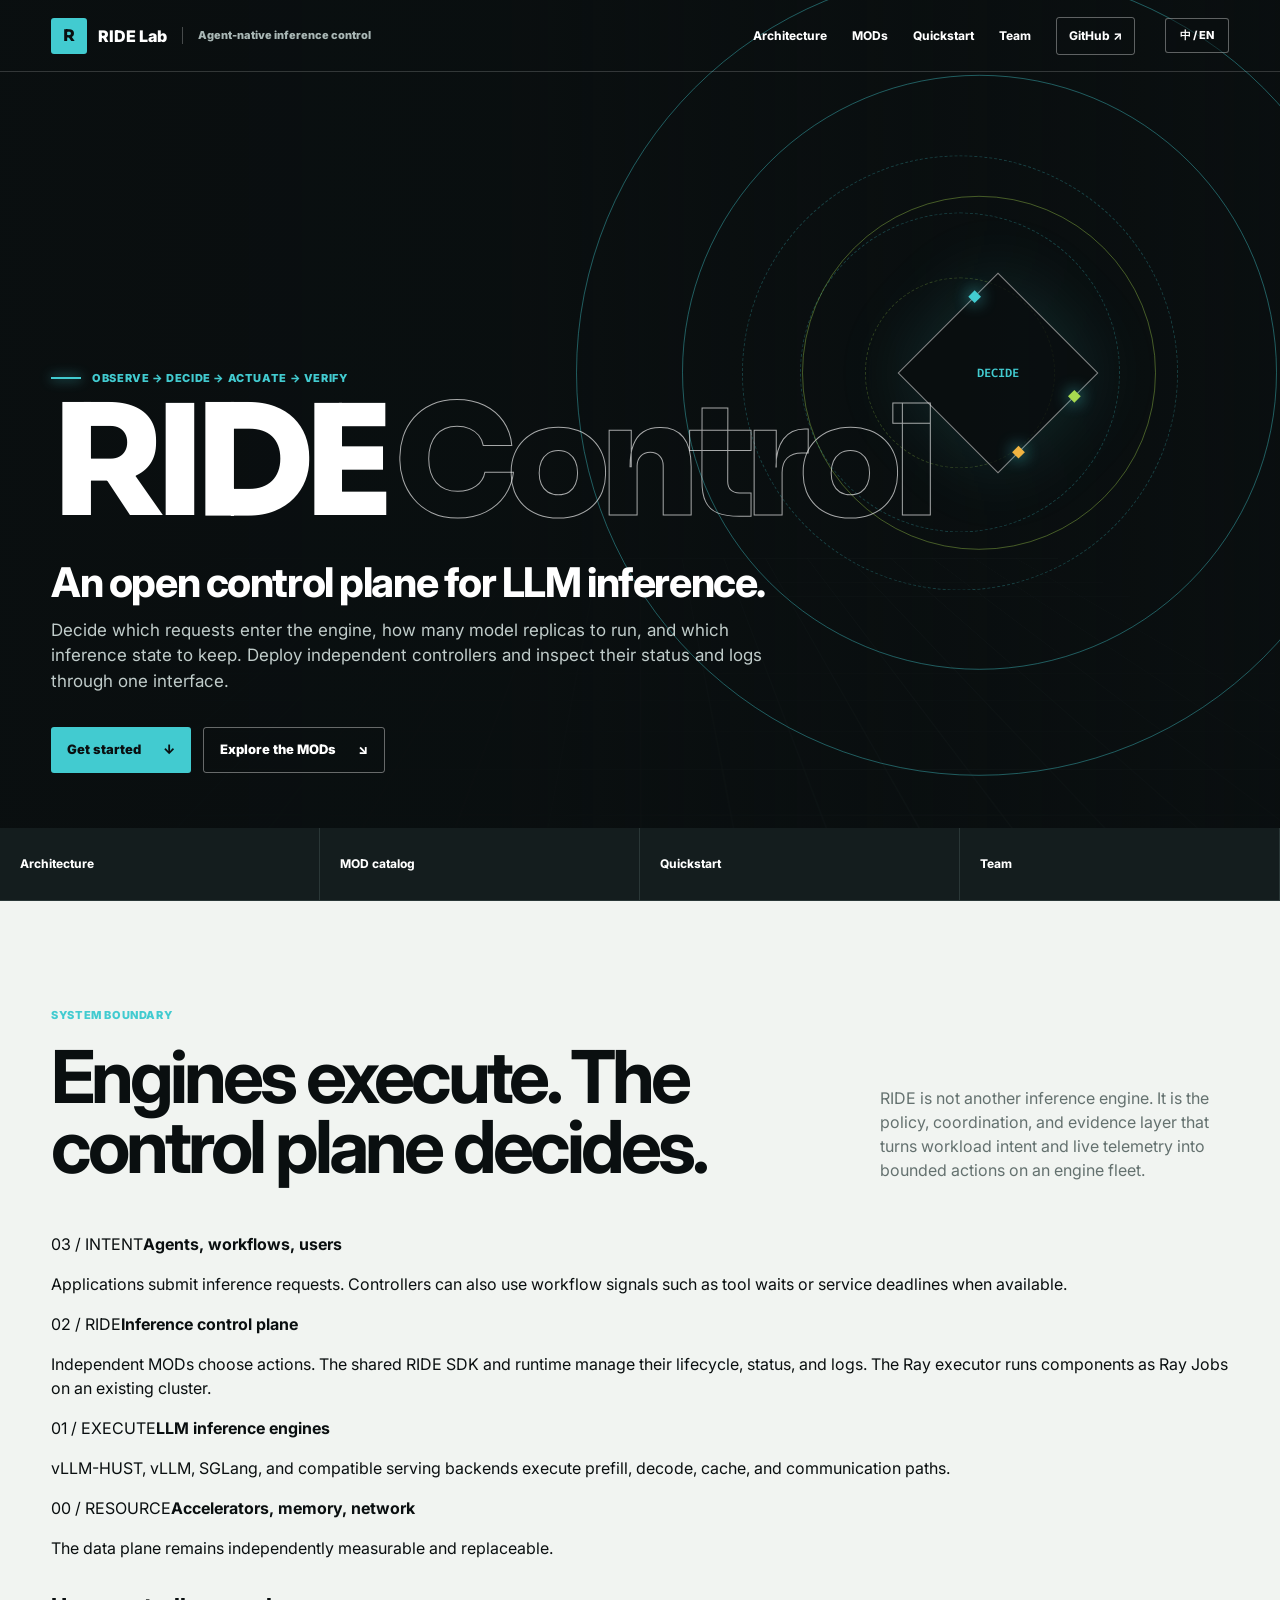
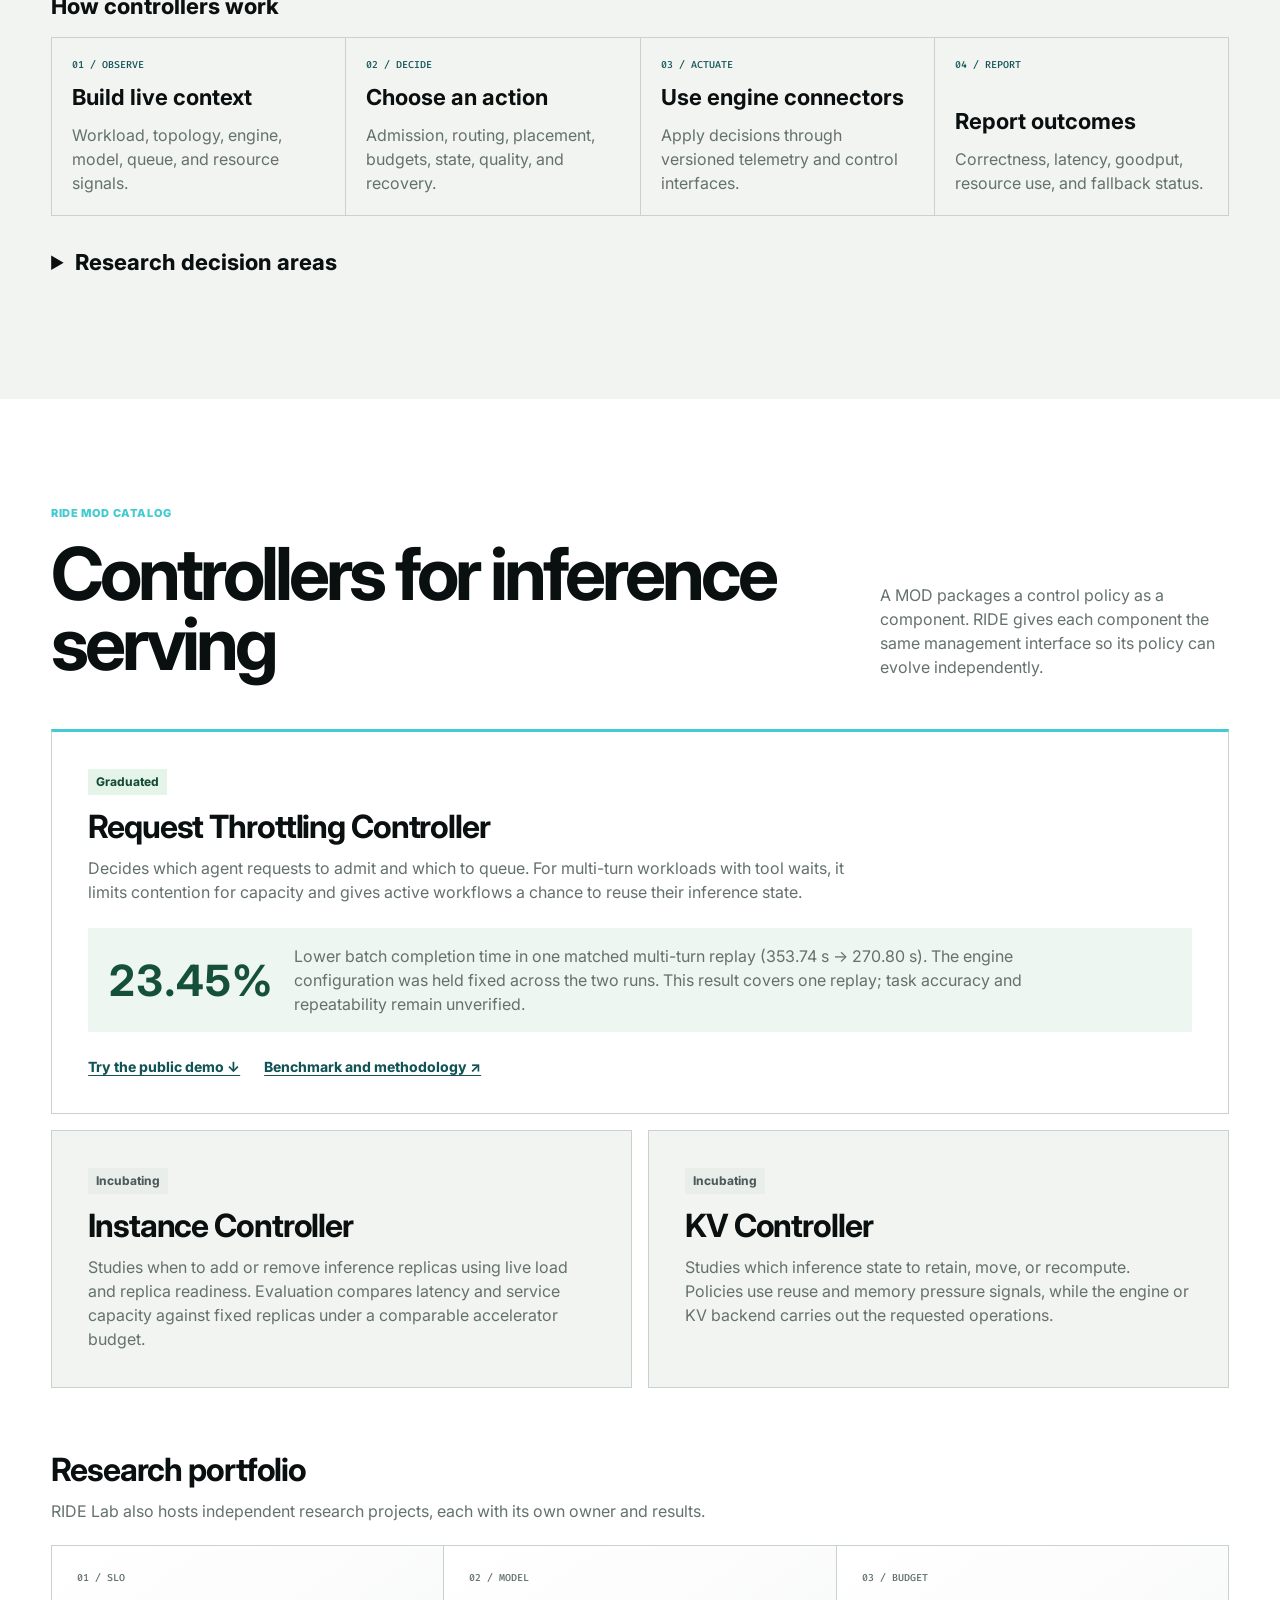
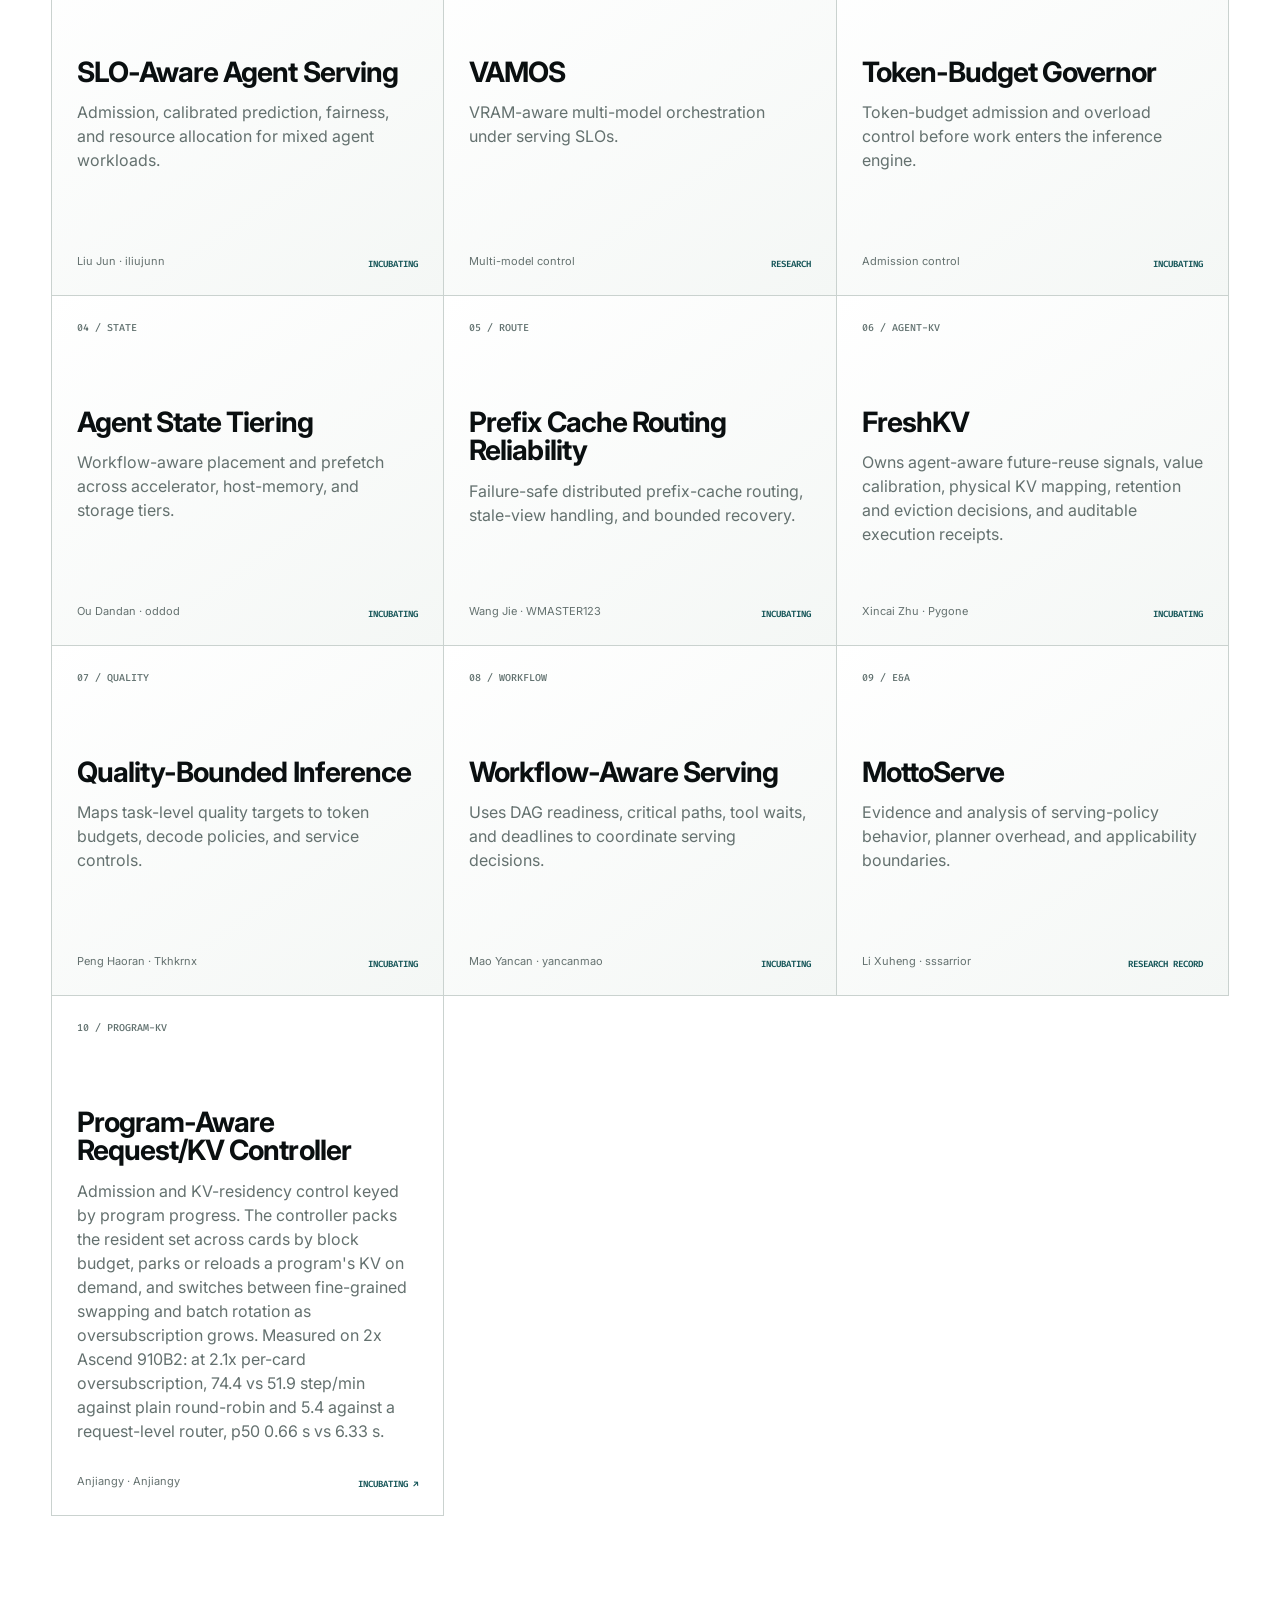
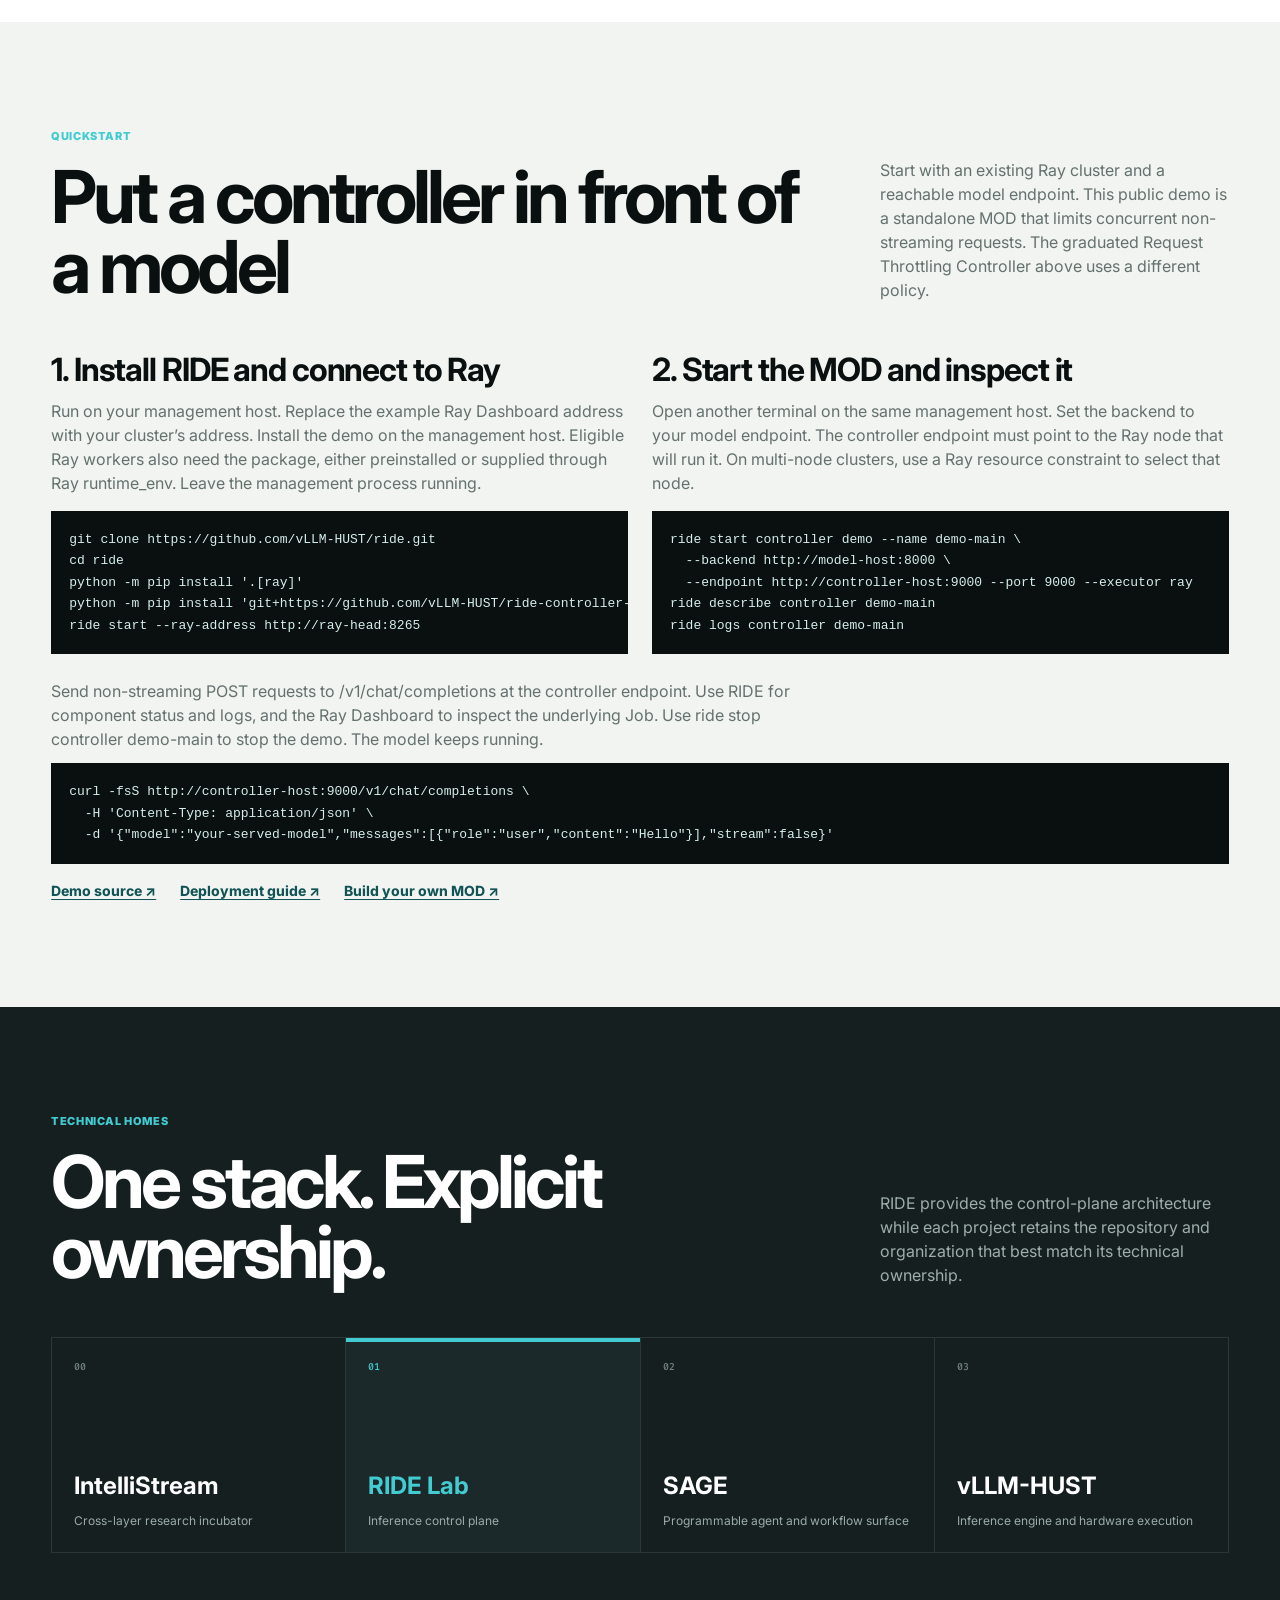
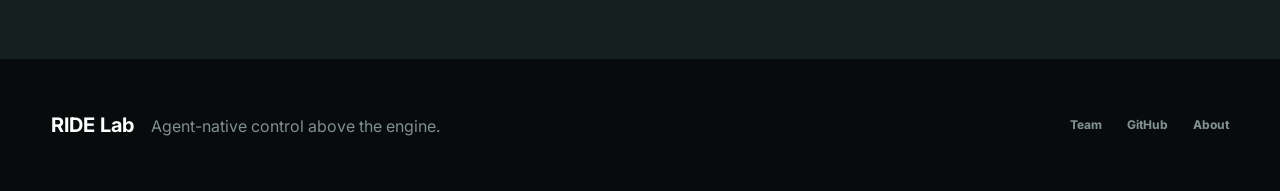
<file: index.html>
<!doctype html>
<html lang="en">
<head>
  <meta charset="utf-8">
  <meta name="viewport" content="width=device-width, initial-scale=1">
  <meta name="description" content="RIDE Lab builds an open, agent-native control plane above LLM inference engines: workflow, SLO, routing, placement, state, quality, and evidence.">
  <meta name="theme-color" content="#0a0f10">
  <link rel="canonical" href="https://ride-lab.github.io/">
  <meta property="og:type" content="website">
  <meta property="og:title" content="RIDE Lab | Agent-Native LLM Inference Control Plane">
  <meta property="og:description" content="An open control plane that turns agent workflow intent and live telemetry into bounded inference-fleet decisions.">
  <meta property="og:url" content="https://ride-lab.github.io/">
  <title>RIDE Lab | Agent-Native LLM Inference Control Plane</title>
  <link rel="icon" href="./assets/ride-mark.svg" type="image/svg+xml">
  <link rel="preconnect" href="https://fonts.googleapis.com">
  <link rel="preconnect" href="https://fonts.gstatic.com" crossorigin>
  <link href="https://fonts.googleapis.com/css2?family=Fira+Code:wght@400;500;600&family=Inter:wght@400;500;600;700;800;900&family=Sora:wght@600;700;800&display=swap" rel="stylesheet">
  <link rel="stylesheet" href="./assets/site.css?v=ride-project">
</head>
<body data-title-en="RIDE Lab | Agent-Native LLM Inference Control Plane" data-title-zh="RIDE Lab｜智能体原生大模型推理控制平面">
  <header class="site-header">
    <a class="brand" href="#top" aria-label="RIDE Lab home"><span class="brand-mark">R</span><span class="brand-copy">RIDE Lab<small data-en="Agent-native inference control" data-zh="智能体原生推理控制">Agent-native inference control</small></span></a>
    <nav aria-label="Primary navigation">
      <a href="#boundary" data-en="Architecture" data-zh="系统架构">Architecture</a><a href="#portfolio" data-en="MODs" data-zh="MOD 目录">MODs</a><a href="#quickstart" data-en="Quickstart" data-zh="快速上手">Quickstart</a><a href="./members.html" data-en="Team" data-zh="团队">Team</a><a class="nav-action" href="https://github.com/RIDE-Lab">GitHub ↗</a>
    </nav>
    <button id="lang-toggle" class="lang-toggle" type="button" aria-label="切换到中文">中 / EN</button>
  </header>

  <main id="top">
    <section class="hero control-hero" aria-labelledby="hero-title">
      <div class="hero-grid" aria-hidden="true"></div><div class="hero-orbit orbit-one" aria-hidden="true"></div><div class="hero-orbit orbit-two" aria-hidden="true"></div>
      <div class="hero-core" aria-hidden="true"><span>DECIDE</span><i></i><i></i><i></i></div>
      <div class="hero-copy">
        <p class="signal"><span></span><span data-en="Observe → decide → actuate → verify" data-zh="观测 → 决策 → 执行 → 验证">Observe → decide → actuate → verify</span></p>
        <h1 id="hero-title">RIDE<span>Control</span></h1>
        <p class="hero-kicker" data-en="An open control plane for LLM inference." data-zh="面向大模型推理的开放控制平面。">An open control plane for LLM inference.</p>
        <p class="hero-summary" data-en="Decide which requests enter the engine, how many model replicas to run, and which inference state to keep. Deploy independent controllers and inspect their status and logs through one interface." data-zh="决定哪些请求可以进入引擎、何时调整模型副本、哪些推理状态值得保留。各控制器独立开发，通过同一套 RIDE 接口部署、查看状态和日志。">Decide which requests enter the engine, how many model replicas to run, and which inference state to keep. Deploy independent controllers and inspect their status and logs through one interface.</p>
        <div class="actions"><a class="button primary" href="#quickstart"><span data-en="Get started" data-zh="快速上手">Get started</span><span>↓</span></a><a class="button quiet" href="#portfolio"><span data-en="Explore the MODs" data-zh="查看 MOD 目录">Explore the MODs</span><span>↘</span></a></div>
      </div>
    </section>

    <nav class="scope-rail" aria-label="Homepage sections">
      <a href="#boundary" data-en="Architecture" data-zh="系统架构">Architecture</a>
      <a href="#portfolio" data-en="MOD catalog" data-zh="MOD 目录">MOD catalog</a>
      <a href="#quickstart" data-en="Quickstart" data-zh="快速上手">Quickstart</a>
      <a id="leadership" href="./members.html" data-en="Team" data-zh="团队">Team</a>
    </nav>

    <section id="boundary" class="section boundary-section">
      <div class="section-head"><div><p class="eyebrow" data-en="System boundary" data-zh="系统边界">System boundary</p><h2 data-en="Engines execute. The control plane decides." data-zh="引擎负责执行，控制平面负责决策。">Engines execute. The control plane decides.</h2></div><p data-en="RIDE is not another inference engine. It is the policy, coordination, and evidence layer that turns workload intent and live telemetry into bounded actions on an engine fleet." data-zh="RIDE 不是另一个推理引擎，而是把工作负载意图和实时遥测转化为有边界执行动作的策略、协调与证据层。">RIDE is not another inference engine. It is the policy, coordination, and evidence layer that turns workload intent and live telemetry into bounded actions on an engine fleet.</p></div>
      <div class="control-stack">
        <article class="stack-layer workload"><span>03 / INTENT</span><strong data-en="Agents, workflows, users" data-zh="智能体、工作流与用户">Agents, workflows, users</strong><p data-en="Applications submit inference requests. Controllers can also use workflow signals such as tool waits or service deadlines when available." data-zh="应用提交推理请求；接入工作流信息后，Controller 还可利用工具等待、服务截止时间等信号。">Applications submit inference requests. Controllers can also use workflow signals such as tool waits or service deadlines when available.</p></article>
        <article class="stack-layer control"><span>02 / RIDE</span><strong data-en="Inference control plane" data-zh="推理控制平面">Inference control plane</strong><p data-en="Independent MODs choose actions. The shared RIDE SDK and runtime manage their lifecycle, status, and logs. The Ray executor runs components as Ray Jobs on an existing cluster." data-zh="独立 MOD 做策略决策。RIDE SDK 和运行时统一管理启动、停止、状态和日志。选择 Ray 执行方式时，组件作为 Ray Job 运行在已有集群上。">Independent MODs choose actions. The shared RIDE SDK and runtime manage their lifecycle, status, and logs. The Ray executor runs components as Ray Jobs on an existing cluster.</p></article>
        <article class="stack-layer engine"><span>01 / EXECUTE</span><strong data-en="LLM inference engines" data-zh="大模型推理引擎">LLM inference engines</strong><p data-en="vLLM-HUST, vLLM, SGLang, and compatible serving backends execute prefill, decode, cache, and communication paths." data-zh="vLLM-HUST、vLLM、SGLang 及兼容后端执行 prefill、decode、缓存与通信路径。">vLLM-HUST, vLLM, SGLang, and compatible serving backends execute prefill, decode, cache, and communication paths.</p></article>
        <article class="stack-layer hardware"><span>00 / RESOURCE</span><strong data-en="Accelerators, memory, network" data-zh="加速器、内存与网络">Accelerators, memory, network</strong><p data-en="The data plane remains independently measurable and replaceable." data-zh="数据面保持可独立测量、可替换。">The data plane remains independently measurable and replaceable.</p></article>
      </div>
      <div id="evidence" class="overview-detail">
        <h3 data-en="How controllers work" data-zh="Controller 如何运行">How controllers work</h3>
        <div class="method-path"><article><span>01 / OBSERVE</span><strong data-en="Build live context" data-zh="构建实时上下文">Build live context</strong><p data-en="Workload, topology, engine, model, queue, and resource signals." data-zh="汇聚工作负载、拓扑、引擎、模型、队列与资源信号。">Workload, topology, engine, model, queue, and resource signals.</p></article><article><span>02 / DECIDE</span><strong data-en="Choose an action" data-zh="选择控制动作">Choose an action</strong><p data-en="Admission, routing, placement, budgets, state, quality, and recovery." data-zh="覆盖准入、路由、放置、预算、状态、质量与恢复。">Admission, routing, placement, budgets, state, quality, and recovery.</p></article><article><span>03 / ACTUATE</span><strong data-en="Use engine connectors" data-zh="通过引擎连接器执行">Use engine connectors</strong><p data-en="Apply decisions through versioned telemetry and control interfaces." data-zh="通过版本化遥测与控制接口落实决策。">Apply decisions through versioned telemetry and control interfaces.</p></article><article><span>04 / REPORT</span><strong data-en="Report outcomes" data-zh="报告执行结果">Report outcomes</strong><p data-en="Correctness, latency, goodput, resource use, and fallback status." data-zh="报告正确性、时延、有效吞吐、资源使用与回退状态。">Correctness, latency, goodput, resource use, and fallback status.</p></article></div>
      </div>
      <details id="decisions" class="overview-detail">
        <summary data-en="Research decision areas" data-zh="查看控制面研究方向">Research decision areas</summary>
        <div class="agenda-grid decision-grid">
        <article data-index="01"><b>WF</b><h3 data-en="Workflow & SLO" data-zh="工作流与 SLO">Workflow &amp; SLO</h3><p data-en="Schedule DAG stages, admit work, allocate capacity, and protect fairness along the critical path." data-zh="围绕关键路径调度 DAG 阶段、准入请求、分配容量并保护公平性。">Schedule DAG stages, admit work, allocate capacity, and protect fairness along the critical path.</p><small>ADMISSION · DEADLINE · FAIRNESS</small></article>
        <article data-index="02"><b>RP</b><h3 data-en="Routing & placement" data-zh="路由与放置">Routing &amp; placement</h3><p data-en="Choose a backend, cache holder, model replica, adapter, or continuation target from live fleet state." data-zh="依据实时集群状态选择后端、缓存持有者、模型副本、适配器或续算目标。">Choose a backend, cache holder, model replica, adapter, or continuation target from live fleet state.</p><small>SELECT · PLACE · RECOVER</small></article>
        <article data-index="03"><b>KV</b><h3 data-en="State & KV" data-zh="状态与 KV">State &amp; KV</h3><p data-en="Predict reuse, materialize or recompute state, select tiers, and account for transfer and survival horizons." data-zh="预测复用，选择状态物化或重算、分层位置，并计入传输与剩余生存时间。">Predict reuse, materialize or recompute state, select tiers, and account for transfer and survival horizons.</p><small>REUSE · MATERIALIZE · TIER</small></article>
        <article data-index="04"><b>QE</b><h3 data-en="Quality & economics" data-zh="质量与经济性">Quality &amp; economics</h3><p data-en="Trade quality, latency, cost, safety, and service risk without hiding failures behind aggregate throughput." data-zh="在质量、时延、成本、安全和服务风险之间决策，不用汇总吞吐掩盖失败。">Trade quality, latency, cost, safety, and service risk without hiding failures behind aggregate throughput.</p><small>QUALITY · COST · GUARDRAIL</small></article>
      </div>
      </details>
    </section>

    <section id="portfolio" class="section systems-section portfolio-section">
      <div class="section-head">
        <div><p class="eyebrow" data-en="RIDE MOD catalog" data-zh="RIDE MOD 目录">RIDE MOD catalog</p><h2 data-en="Controllers for inference serving" data-zh="推理服务的三个控制器">Controllers for inference serving</h2></div>
        <p data-en="A MOD packages a control policy as a component. RIDE gives each component the same management interface so its policy can evolve independently." data-zh="MOD 是可独立演进的策略组件。每个 Controller 决定自己负责的动作，由 RIDE 提供统一的部署、状态与日志入口。">A MOD packages a control policy as a component. RIDE gives each component the same management interface so its policy can evolve independently.</p>
      </div>
      <div class="mod-grid">
        <article class="mod-card mod-graduated" id="request-throttling">
          <span class="mod-status" data-en="Graduated" data-zh="已孵化">Graduated</span>
          <h3>Request Throttling Controller</h3>
          <p data-en="Decides which agent requests to admit and which to queue. For multi-turn workloads with tool waits, it limits contention for capacity and gives active workflows a chance to reuse their inference state." data-zh="决定哪些 Agent 请求可以进入引擎、哪些先排队。在存在工具等待的多轮负载中，它限制同时争用容量的工作流，让活跃工作流有机会复用推理状态。">Decides which agent requests to admit and which to queue. For multi-turn workloads with tool waits, it limits contention for capacity and gives active workflows a chance to reuse their inference state.</p>
          <div class="mod-evidence">
            <strong>23.45%</strong>
            <p data-en="Lower batch completion time in one matched multi-turn replay (353.74 s → 270.80 s). The engine configuration was held fixed across the two runs. This result covers one replay; task accuracy and repeatability remain unverified." data-zh="一次匹配的多轮回放中，整批耗时从 353.74 秒降至 270.80 秒。两组使用相同引擎配置。该结果来自单次回放，任务正确率和可重复性仍待验证。">Lower batch completion time in one matched multi-turn replay (353.74 s → 270.80 s). The engine configuration was held fixed across the two runs. This result covers one replay; task accuracy and repeatability remain unverified.</p>
          </div>
          <div class="mod-links">
            <a href="#quickstart" data-en="Try the public demo ↓" data-zh="试用公开示例 ↓">Try the public demo ↓</a>
            <a href="https://github.com/vLLM-HUST/vllm-hust-benchmark/tree/main/reports/controller-b1-discovery-20261104" data-en="Benchmark and methodology ↗" data-zh="基准与测量方法 ↗">Benchmark and methodology ↗</a>
          </div>
        </article>
        <article class="mod-card">
          <span class="mod-status" data-en="Incubating" data-zh="孵化中">Incubating</span>
          <h3>Instance Controller</h3>
          <p data-en="Studies when to add or remove inference replicas using live load and replica readiness. Evaluation compares latency and service capacity against fixed replicas under a comparable accelerator budget." data-zh="研究如何根据实时负载与副本就绪状态决定何时扩缩、扩缩多少。验收关注相近加速卡预算下的时延与服务能力，并与固定副本对照。">Studies when to add or remove inference replicas using live load and replica readiness. Evaluation compares latency and service capacity against fixed replicas under a comparable accelerator budget.</p>
        </article>
        <article class="mod-card">
          <span class="mod-status" data-en="Incubating" data-zh="孵化中">Incubating</span>
          <h3>KV Controller</h3>
          <p data-en="Studies which inference state to retain, move, or recompute. Policies use reuse and memory pressure signals, while the engine or KV backend carries out the requested operations." data-zh="研究哪些推理状态应保留、迁移或重算。策略使用复用与内存压力信号，具体状态操作由推理引擎或 KV 后端执行。">Studies which inference state to retain, move, or recompute. Policies use reuse and memory pressure signals, while the engine or KV backend carries out the requested operations.</p>
        </article>
      </div>
      <div class="research-heading" id="research">
        <h3 data-en="Research portfolio" data-zh="研究课题">Research portfolio</h3>
        <p data-en="RIDE Lab also hosts independent research projects, each with its own owner and results." data-zh="RIDE Lab 也孵化独立研究课题，各课题由对应负责人维护和验证。">RIDE Lab also hosts independent research projects, each with its own owner and results.</p>
      </div>
      <div class="portfolio-grid" data-project-portfolio data-source="./data/control-plane-projects.json?v=ride-project">
        <p class="project-status" data-project-status data-en="Loading the portfolio…" data-zh="正在加载课题组合……">Loading the portfolio…</p>
      </div>
    </section>

    <section id="quickstart" class="section quickstart-section">
      <div class="section-head">
        <div><p class="eyebrow" data-en="Quickstart" data-zh="快速上手">Quickstart</p><h2 data-en="Put a controller in front of a model" data-zh="把 Controller 接到一个模型服务前面">Put a controller in front of a model</h2></div>
        <p data-en="Start with an existing Ray cluster and a reachable model endpoint. This public demo is a standalone MOD that limits concurrent non-streaming requests. The graduated Request Throttling Controller above uses a different policy." data-zh="准备一个可访问的 Ray 集群和模型服务地址。下面的公开示例是一个独立 MOD，用于限制非流式请求的并发数。上方已孵化的 Request Throttling Controller 使用另一套策略。">Start with an existing Ray cluster and a reachable model endpoint. This public demo is a standalone MOD that limits concurrent non-streaming requests. The graduated Request Throttling Controller above uses a different policy.</p>
      </div>
      <div class="quickstart-grid">
        <article>
          <h3 data-en="1. Install RIDE and connect to Ray" data-zh="1. 安装 RIDE 并连接 Ray">1. Install RIDE and connect to Ray</h3>
          <p data-en="Run on your management host. Replace the example Ray Dashboard address with your cluster’s address. Install the demo on the management host. Eligible Ray workers also need the package, either preinstalled or supplied through Ray runtime_env. Leave the management process running." data-zh="在管理机器运行。把示例 Ray Dashboard 地址换成你的集群地址。先在管理机器安装示例 MOD。可执行作业的 Ray 节点也需要这个包，可以预装或通过 Ray runtime_env 提供。保持管理进程运行。">Run on your management host. Replace the example Ray Dashboard address with your cluster’s address. Install the demo on the management host. Eligible Ray workers also need the package, either preinstalled or supplied through Ray runtime_env. Leave the management process running.</p>
          <pre><code>git clone https://github.com/vLLM-HUST/ride.git
cd ride
python -m pip install '.[ray]'
python -m pip install 'git+https://github.com/vLLM-HUST/ride-controller-demo.git'
ride start --ray-address http://ray-head:8265</code></pre>
        </article>
        <article>
          <h3 data-en="2. Start the MOD and inspect it" data-zh="2. 启动 MOD 并查看运行状态">2. Start the MOD and inspect it</h3>
          <p data-en="Open another terminal on the same management host. Set the backend to your model endpoint. The controller endpoint must point to the Ray node that will run it. On multi-node clusters, use a Ray resource constraint to select that node." data-zh="在同一管理机器另开一个终端。backend 填实际模型地址，endpoint 指向运行 Controller 的 Ray 节点。多节点集群可通过 Ray 资源约束指定该节点。">Open another terminal on the same management host. Set the backend to your model endpoint. The controller endpoint must point to the Ray node that will run it. On multi-node clusters, use a Ray resource constraint to select that node.</p>
          <pre><code>ride start controller demo --name demo-main \
  --backend http://model-host:8000 \
  --endpoint http://controller-host:9000 --port 9000 --executor ray
ride describe controller demo-main
ride logs controller demo-main</code></pre>
        </article>
      </div>
      <p class="quickstart-use" data-en="Send non-streaming POST requests to /v1/chat/completions at the controller endpoint. Use RIDE for component status and logs, and the Ray Dashboard to inspect the underlying Job. Use ride stop controller demo-main to stop the demo. The model keeps running." data-zh="向 Controller 地址的 /v1/chat/completions 发送非流式 POST 请求。在 RIDE 查组件状态和日志，在 Ray Dashboard 查底层 Job。用 ride stop controller demo-main 停止示例，模型服务继续运行。">Send non-streaming POST requests to /v1/chat/completions at the controller endpoint. Use RIDE for component status and logs, and the Ray Dashboard to inspect the underlying Job. Use ride stop controller demo-main to stop the demo. The model keeps running.</p>
      <pre class="quickstart-request"><code>curl -fsS http://controller-host:9000/v1/chat/completions \
  -H 'Content-Type: application/json' \
  -d '{"model":"your-served-model","messages":[{"role":"user","content":"Hello"}],"stream":false}'</code></pre>
      <div class="mod-links">
        <a href="https://github.com/vLLM-HUST/ride-controller-demo" data-en="Demo source ↗" data-zh="示例源码 ↗">Demo source ↗</a>
        <a href="https://github.com/vLLM-HUST/ride/blob/main/docs/guides/INSTALL_AND_DEPLOY.md" data-en="Deployment guide ↗" data-zh="部署指南 ↗">Deployment guide ↗</a>
        <a href="https://github.com/vLLM-HUST/ride/blob/main/docs/guides/CONTROLLER_DEVELOPMENT.md" data-en="Build your own MOD ↗" data-zh="开发自己的 MOD ↗">Build your own MOD ↗</a>
      </div>
    </section>

    <section id="ecosystem" class="section ecosystem-section">
      <div class="section-head"><div><p class="eyebrow" data-en="Technical homes" data-zh="技术归属">Technical homes</p><h2 data-en="One stack. Explicit ownership." data-zh="同一技术栈，明确技术归属。">One stack. Explicit ownership.</h2></div><p data-en="RIDE provides the control-plane architecture while each project retains the repository and organization that best match its technical ownership." data-zh="RIDE 提供控制面架构；各课题保留最符合其技术归属的仓库与组织。">RIDE provides the control-plane architecture while each project retains the repository and organization that best match its technical ownership.</p></div>
      <div class="architecture"><a href="https://lab.sage.org.ai/"><span>00</span><strong>IntelliStream</strong><small data-en="Cross-layer research incubator" data-zh="跨层研究孵化器">Cross-layer research incubator</small></a><a class="active" href="#top"><span>01</span><strong>RIDE Lab</strong><small data-en="Inference control plane" data-zh="推理控制平面">Inference control plane</small></a><a href="https://sage.org.ai/"><span>02</span><strong>SAGE</strong><small data-en="Programmable agent and workflow surface" data-zh="可编程智能体与工作流界面">Programmable agent and workflow surface</small></a><a href="https://vllm-hust.sage.org.ai/"><span>03</span><strong>vLLM-HUST</strong><small data-en="Inference engine and hardware execution" data-zh="推理引擎与硬件执行">Inference engine and hardware execution</small></a></div>
    </section>
  </main>

  <footer><div><strong>RIDE Lab</strong><span data-en="Agent-native control above the engine." data-zh="在引擎之上构建智能体原生控制。">Agent-native control above the engine.</span></div><nav><a href="./members.html" data-en="Team" data-zh="团队">Team</a><a href="https://github.com/RIDE-Lab">GitHub</a><a href="https://github.com/RIDE-Lab/.github/blob/main/profile/README.md" data-en="About" data-zh="关于">About</a></nav></footer>
  <script src="./assets/site.js?v=public-portfolio-20260825"></script>
  <script src="./assets/portfolio.js?v=ride-project"></script>
</body>
</html>
</file>
<file: assets/site.css>
:root{--ink:#0a0f10;--panel:#11191a;--paper:#f1f4f1;--white:#fff;--muted:#64716f;--line:#cad2cf;--dark-line:#2a3737;--cyan:#42cbd0;--green:#a8d94f;--amber:#f0b341;--coral:#ed7659;--max:1440px}*{box-sizing:border-box}html{scroll-behavior:smooth}body{margin:0;color:var(--ink);background:var(--paper);font:16px/1.5 Inter,ui-sans-serif,system-ui,sans-serif}a{color:inherit}button{font:inherit}::selection{color:var(--ink);background:var(--cyan)}
.site-header{position:absolute;inset:0 0 auto;z-index:20;min-height:72px;padding:0 max(4vw,calc((100vw - var(--max))/2));display:flex;align-items:center;gap:30px;color:#fff;border-bottom:1px solid #ffffff2b}.brand{display:flex;align-items:center;gap:11px;text-decoration:none}.brand-mark{width:36px;height:36px;display:grid;place-items:center;color:var(--ink);background:var(--cyan);border-radius:3px;font:800 16px Sora,sans-serif}.brand-copy{display:flex;align-items:center;gap:15px;font-weight:850}.brand-copy small{padding-left:15px;color:#a9b7b5;border-left:1px solid #ffffff40;font-size:11px}.site-header nav{margin-left:auto;display:flex;align-items:center;gap:25px}.site-header nav a,footer nav a{font-size:12px;font-weight:750;text-decoration:none}.site-header nav a:hover{color:var(--cyan)}.nav-action{padding:9px 12px;border:1px solid #ffffff59;border-radius:3px}.lang-toggle{min-width:64px;padding:8px 10px;color:#fff;background:#0a0f1080;border:1px solid #ffffff59;border-radius:3px;font-size:11px;font-weight:800;cursor:pointer}.lang-toggle:hover{color:var(--ink);background:var(--cyan)}
.hero{position:relative;min-height:min(860px,92svh);padding:148px max(4vw,calc((100vw - var(--max))/2)) 55px;display:grid;align-items:end;overflow:hidden;color:#fff;background:var(--ink)}.hero:after{content:"";position:absolute;inset:0;background:linear-gradient(90deg,#0a0f10fa 0%,#0a0f10e6 41%,#0a0f1052 72%,#0a0f10c2 100%)}.hero-grid{position:absolute;inset:0;opacity:.28;background-image:linear-gradient(#79989529 1px,transparent 1px),linear-gradient(90deg,#79989529 1px,transparent 1px);background-size:64px 64px;transform:perspective(700px) rotateX(55deg) scale(1.45) translateY(13%);transform-origin:center bottom}.hero-orbit{position:absolute;z-index:1;right:clamp(-240px,-8vw,-50px);top:45%;border:1px solid #42cbd06b;border-radius:50%;transform:translateY(-50%)}.hero-orbit:before,.hero-orbit:after{content:"";position:absolute;inset:13%;border:inherit;border-radius:inherit}.hero-orbit:after{inset:28%;border-color:#a8d94f61}.orbit-one{width:min(63vw,850px);aspect-ratio:1}.orbit-two{right:clamp(20px,8vw,150px);width:min(34vw,470px);aspect-ratio:1;border-style:dashed;opacity:.62}.hero-core{position:absolute;z-index:2;right:clamp(120px,22vw,390px);top:45%;width:142px;height:142px;display:grid;place-items:center;border:1px solid #ffffff80;transform:translate(50%,-50%) rotate(45deg);background:#0a0f10c2;box-shadow:0 0 80px #42cbd029}.hero-core span{transform:rotate(-45deg);color:var(--cyan);font:600 12px "Fira Code",monospace}.hero-core i{position:absolute;width:9px;height:9px;background:var(--cyan);box-shadow:0 0 16px var(--cyan)}.hero-core i:nth-of-type(1){left:-5px;top:28px}.hero-core i:nth-of-type(2){right:-5px;top:28px;background:var(--green)}.hero-core i:nth-of-type(3){right:-5px;bottom:24px;background:var(--amber)}.hero-copy{position:relative;z-index:3;max-width:830px}.signal,.eyebrow{margin:0 0 18px;color:var(--cyan);font-size:11px;font-weight:850;text-transform:uppercase;letter-spacing:.055em}.signal{display:flex;align-items:center;gap:11px}.signal>span:first-child{width:30px;height:2px;background:var(--cyan);box-shadow:0 0 12px var(--cyan)}h1{margin:0;font:800 clamp(78px,12vw,176px)/.78 Sora,Inter,sans-serif;letter-spacing:-.075em}h1 span{margin-left:.08em;color:transparent;-webkit-text-stroke:1px #ffffffa3}.hero-kicker{margin:37px 0 13px;max-width:780px;font-size:clamp(27px,3.2vw,45px);font-weight:750;line-height:1.06;letter-spacing:-.035em}.hero-summary{margin:0;max-width:720px;color:#c0ccca;font-size:17px}.actions{margin-top:33px;display:flex;align-items:center;gap:12px;flex-wrap:wrap}.button{min-height:46px;padding:12px 16px;display:inline-flex;align-items:center;justify-content:space-between;gap:22px;border-radius:3px;font-size:13px;font-weight:850;text-decoration:none}.primary{color:var(--ink);background:var(--cyan)}.primary:hover{background:#fff}.quiet{color:#fff;border:1px solid #ffffff61}.quiet:hover{border-color:var(--cyan)}.text-link{font-size:13px;font-weight:800;text-decoration:none}.text-link:hover{color:var(--cyan)}.hero-metrics{position:absolute;z-index:4;right:max(4vw,calc((100vw - var(--max))/2));bottom:55px;margin:0;display:grid;grid-template-columns:repeat(3,128px);border-top:1px solid #ffffff57}.hero-metrics div{padding:14px 0 0 18px;border-left:1px solid #ffffff57}.hero-metrics dt{font:600 24px "Fira Code",monospace}.hero-metrics dd{margin:4px 0 0;color:#a9b7b5;font-size:10px;font-weight:650;text-transform:uppercase}
.scope-rail{display:grid;grid-template-columns:repeat(5,minmax(0,1fr));color:#fff;background:#141d1e;border-bottom:1px solid var(--dark-line)}.scope-rail a{min-height:72px;padding:17px 20px;display:flex;align-items:center;gap:12px;border-right:1px solid var(--dark-line);font-size:12px;font-weight:750;text-decoration:none}.scope-rail a:hover{color:var(--cyan);background:#192526}
.section{padding:106px max(4vw,calc((100vw - var(--max))/2))}.section-head{margin-bottom:50px;display:grid;grid-template-columns:minmax(0,1.55fr) minmax(280px,.7fr);gap:55px;align-items:end}.section-head h2{margin:0;max-width:950px;font-size:clamp(41px,5.7vw,82px);line-height:.96;letter-spacing:-.055em}.section-head>p{margin:0;color:var(--muted);font-size:16px}.agenda-grid{display:grid;grid-template-columns:repeat(4,minmax(0,1fr));border-top:1px solid var(--line);border-left:1px solid var(--line)}.agenda-grid article{min-height:430px;padding:24px;display:flex;flex-direction:column;border-right:1px solid var(--line);border-bottom:1px solid var(--line)}.agenda-grid article:before{content:attr(data-index);color:#7f8c89;font:500 10px "Fira Code",monospace}.agenda-grid b{width:56px;height:56px;margin:70px 0 30px;display:grid;place-items:center;background:var(--cyan);border-radius:3px;font:700 15px "Fira Code",monospace}.agenda-grid article:nth-child(2) b{background:var(--green)}.agenda-grid article:nth-child(3) b{background:var(--amber)}.agenda-grid article:nth-child(4) b{background:var(--coral)}.agenda-grid h3{margin:0 0 12px;font-size:27px;line-height:1.05;letter-spacing:-.035em}.agenda-grid p{margin:0;color:var(--muted)}.agenda-grid small{margin-top:auto;padding-top:25px;color:#7d8987;font:500 10px "Fira Code",monospace}
.sage-section{display:grid;grid-template-columns:minmax(320px,.8fr) minmax(480px,1.35fr);gap:clamp(60px,9vw,145px);color:#fff;background:var(--ink)}.sage-title h2{margin:0;color:var(--cyan);font:800 clamp(90px,11vw,166px)/.82 Sora,sans-serif;letter-spacing:-.075em}.sage-title>p:last-child{margin:27px 0 0;color:#9dadaa;font:500 13px/1.75 "Fira Code",monospace;text-transform:uppercase}.sage-body{padding-top:37px}.sage-body h3{margin:0 0 24px;font-size:clamp(27px,3.3vw,48px);line-height:1.08;letter-spacing:-.04em}.sage-body>p{max-width:780px;color:#a9b8b6;font-size:17px}.pillars{margin-top:47px;display:grid;grid-template-columns:repeat(3,minmax(0,1fr));border-top:1px solid var(--dark-line);border-left:1px solid var(--dark-line)}.pillars div{min-height:170px;padding:20px;display:flex;flex-direction:column;border-right:1px solid var(--dark-line);border-bottom:1px solid var(--dark-line)}.pillars span{color:var(--cyan);font:500 10px "Fira Code",monospace}.pillars strong{margin-top:auto}.pillars small{margin-top:5px;color:#81918f}
.systems-section{background:#fff}.system-list{border-top:1px solid var(--line)}.system-list a{min-height:92px;padding:17px 14px;display:grid;grid-template-columns:115px minmax(190px,.75fr) minmax(260px,1.35fr) 120px 25px;gap:25px;align-items:center;border-bottom:1px solid var(--line);text-decoration:none}.system-list a:hover{background:var(--paper)}.system-list span{color:#7c8987;font:500 10px "Fira Code",monospace}.system-list strong{font-size:20px}.system-list p{margin:0;color:var(--muted)}.system-list em{width:max-content;padding:5px 7px;color:#125356;background:#ccebea;border-radius:3px;font:normal 500 9px "Fira Code",monospace}.system-list a:nth-child(2) em,.system-list a:nth-child(5) em{color:#34560c;background:#dfedc1}.system-list a:nth-child(4) em{color:#6a4904;background:#f3e0ac}.system-list a:nth-child(6) em{color:#7b3d2b;background:#f3d3c9}.system-list i{color:#71807e;font-style:normal}.directory-link{margin-top:24px;padding:16px 0;display:flex;justify-content:space-between;color:var(--muted);border-bottom:1px solid var(--line);font-size:13px;font-weight:800;text-decoration:none}.directory-link:hover{color:var(--ink)}
.portfolio-grid{display:grid;grid-template-columns:repeat(3,minmax(0,1fr));border-top:1px solid var(--line);border-left:1px solid var(--line)}.project-status{grid-column:1/-1;margin:0;padding:28px;color:var(--muted);border-right:1px solid var(--line);border-bottom:1px solid var(--line)}.project-card{min-height:350px;padding:25px;display:flex;flex-direction:column;border-right:1px solid var(--line);border-bottom:1px solid var(--line);color:var(--ink);background:#fff;text-decoration:none}.project-card:hover{background:var(--paper);box-shadow:inset 0 4px var(--cyan)}.project-card.unlinked{background:linear-gradient(145deg,#fff,#f4f7f5);cursor:default}.project-card.unlinked:hover{background:linear-gradient(145deg,#fff,#f4f7f5);box-shadow:none}.project-card>span{color:#5f6f6d;font:500 10px "Fira Code",monospace}.project-card h3{margin:74px 0 14px;font-size:28px;line-height:1.03;letter-spacing:-.035em}.project-card p{margin:0;color:var(--muted)}.project-card footer{min-height:0;margin-top:auto;padding:30px 0 0;display:flex;align-items:flex-end;justify-content:space-between;gap:18px;color:var(--muted);background:transparent}.project-card footer small{font-size:11px}.project-card footer em{color:#125356;font:normal 600 9px "Fira Code",monospace}
.method-section{color:#fff;background:#101718}.method-section .section-head>p,.ecosystem-section .section-head>p{color:#9eaeab}.method-path{display:grid;grid-template-columns:repeat(4,minmax(0,1fr));border-top:1px solid var(--dark-line);border-left:1px solid var(--dark-line)}.method-path article{min-height:280px;padding:23px;display:flex;flex-direction:column;border-right:1px solid var(--dark-line);border-bottom:1px solid var(--dark-line)}.method-path span{color:var(--cyan);font:500 10px "Fira Code",monospace}.method-path article:nth-child(2) span{color:var(--green)}.method-path article:nth-child(3) span{color:var(--amber)}.method-path article:nth-child(4) span{color:var(--coral)}.method-path strong{margin-top:auto;font-size:22px}.method-path p{margin:9px 0 0;color:#93a19f}
.ecosystem-section{color:#fff;background:#151f20}.architecture{display:grid;grid-template-columns:repeat(4,minmax(0,1fr));border-top:1px solid var(--dark-line);border-left:1px solid var(--dark-line)}.architecture a{min-height:215px;padding:22px;display:flex;flex-direction:column;border-right:1px solid var(--dark-line);border-bottom:1px solid var(--dark-line);text-decoration:none}.architecture a:hover,.architecture .active{background:#1c292a}.architecture span{color:#748684;font:500 10px "Fira Code",monospace}.architecture strong{margin-top:auto;font-size:24px}.architecture small{margin-top:8px;color:#9aaba8;font-size:12px}.architecture .active{box-shadow:inset 0 4px var(--cyan)}.architecture .active span,.architecture .active strong{color:var(--cyan)}.shared-line{min-height:92px;padding:20px 23px;display:grid;grid-template-columns:auto 1fr minmax(270px,auto);align-items:center;gap:22px;border:1px solid var(--dark-line);border-top:0}.shared-line strong{color:var(--cyan);font:800 24px Sora,sans-serif}.shared-line i{height:1px;background:linear-gradient(90deg,var(--cyan),#42cbd01a)}.shared-line p{margin:0;color:#9aaba8;font-size:12px}
footer{min-height:132px;padding:34px max(4vw,calc((100vw - var(--max))/2));display:flex;align-items:center;justify-content:space-between;gap:30px;color:#fff;background:#070b0c}footer>div{display:flex;align-items:baseline;gap:17px}footer strong{font-size:20px}footer span,footer nav{color:#80908d}footer nav{display:flex;gap:25px}footer nav a:hover{color:var(--cyan)}
.members-hero{position:relative;min-height:520px;padding:150px max(4vw,calc((100vw - var(--max))/2)) 64px;display:grid;align-items:end;overflow:hidden;color:#fff;background:radial-gradient(circle at 78% 35%,#183033 0,#101a1b 34%,var(--ink) 70%)}.members-hero:before{content:"";position:absolute;inset:0;opacity:.2;background-image:linear-gradient(#42cbd029 1px,transparent 1px),linear-gradient(90deg,#42cbd029 1px,transparent 1px);background-size:68px 68px}.members-hero-copy{position:relative;z-index:1;max-width:980px}.members-hero h1{font-size:clamp(72px,10vw,142px);line-height:.82}.members-hero p:last-child{max-width:790px;margin:27px 0 0;color:#b7c7c4;font-size:18px}.member-directory{padding:90px max(4vw,calc((100vw - var(--max))/2)) 112px;background:var(--paper)}.member-directory-head{margin-bottom:35px;display:grid;grid-template-columns:minmax(0,1fr) minmax(260px,430px);gap:44px;align-items:end}.member-directory-head h2{margin:0;font-size:clamp(42px,5.5vw,76px);line-height:.95;letter-spacing:-.05em}.member-directory-head>div>p:last-child{max-width:760px;color:var(--muted)}.member-search{width:100%;min-height:48px;padding:11px 14px;border:1px solid var(--line);border-radius:3px;color:var(--ink);background:#fff}.member-status{margin:0 0 15px;color:var(--muted);font:500 10px "Fira Code",monospace;text-transform:uppercase}.member-grid{display:grid;grid-template-columns:repeat(4,minmax(0,1fr));border-top:1px solid var(--line);border-left:1px solid var(--line)}.member-card{min-width:0;min-height:330px;padding:24px;display:flex;flex-direction:column;border-right:1px solid var(--line);border-bottom:1px solid var(--line);background:#fff}.member-card:hover{background:#edf3f1;box-shadow:inset 0 4px var(--cyan)}.member-avatar{width:72px;height:72px;border-radius:4px;object-fit:cover;background:#d7e2df}.member-identity{margin-top:24px}.member-label{color:#167579;font:600 10px "Fira Code",monospace;text-transform:uppercase}.member-identity h2{margin:7px 0 2px;font-size:21px;line-height:1.08;overflow-wrap:anywhere}.member-login{margin:0;color:var(--muted);font-size:12px;overflow-wrap:anywhere}.member-bio{margin:18px 0;color:var(--muted);font-size:13px}.member-meta{margin-top:auto;display:flex;align-items:end;justify-content:space-between;gap:14px;color:var(--muted);font-size:11px}.member-meta a{font-weight:800;text-decoration:none}.member-meta a:hover{color:#167579}.member-empty{padding:30px;border:1px solid var(--line);color:var(--muted);background:#fff}.visually-hidden{position:absolute;width:1px;height:1px;padding:0;margin:-1px;overflow:hidden;clip:rect(0,0,0,0);white-space:nowrap;border:0}
@media(max-width:1060px){.site-header nav a:not(.nav-action){display:none}.hero-metrics{position:relative;right:auto;bottom:auto;margin-top:48px}.hero{align-content:end}.scope-rail{grid-template-columns:repeat(3,minmax(0,1fr))}.agenda-grid,.method-path,.architecture,.member-grid,.portfolio-grid{grid-template-columns:repeat(2,minmax(0,1fr))}.sage-section{grid-template-columns:1fr;gap:35px}.sage-body{padding-top:0}.system-list a{grid-template-columns:95px minmax(180px,.8fr) 1.4fr 25px}.system-list em{display:none}}
@media(max-width:700px){.site-header{min-height:64px;gap:12px}.brand-copy small,.site-header nav{display:none}.lang-toggle{margin-left:auto}.hero{min-height:800px;padding-top:112px}.hero:after{background:#0a0f10ad}.orbit-one{width:125vw;right:-55vw}.orbit-two{width:78vw;right:-5vw}.hero-core{right:28%;top:36%;width:106px;height:106px;opacity:.8}h1{font-size:clamp(66px,22vw,96px)}h1 span{display:block;width:max-content;margin:.16em 0 0}.hero-kicker{margin-top:31px;font-size:29px}.hero-summary{font-size:15px}.hero-metrics{grid-template-columns:repeat(3,minmax(0,1fr))}.hero-metrics div{padding-left:10px}.hero-metrics dt{font-size:18px}.scope-rail{grid-template-columns:1fr 1fr}.scope-rail a{min-height:58px;padding:13px}.section{padding-top:76px;padding-bottom:76px}.section-head{grid-template-columns:1fr;gap:23px}.section-head h2{font-size:42px}.agenda-grid,.method-path,.architecture,.portfolio-grid{grid-template-columns:1fr}.agenda-grid article{min-height:340px}.agenda-grid b{margin-top:39px}.project-card{min-height:300px}.project-card h3{margin-top:48px}.sage-section{grid-template-columns:minmax(0,1fr)}.sage-title h2{font-size:92px}.pillars{grid-template-columns:1fr}.pillars div{min-height:125px}.system-list a{min-height:125px;grid-template-columns:1fr auto;gap:5px 12px}.system-list span,.system-list strong{grid-column:1}.system-list p{grid-column:1/-1}.system-list i{grid-column:2;grid-row:1/3}.shared-line{grid-template-columns:1fr;gap:10px}.shared-line i{width:100%}.members-hero{min-height:440px;padding:120px 16px 46px}.members-hero h1{font-size:62px}.members-hero p:last-child{font-size:16px}.member-directory{padding:68px 16px 84px}.member-directory-head{grid-template-columns:1fr;gap:22px}.member-grid{grid-template-columns:1fr}.member-card{min-height:290px}footer{align-items:flex-start;flex-direction:column}footer>div{align-items:flex-start;flex-direction:column;gap:4px}}
@media(prefers-reduced-motion:reduce){html{scroll-behavior:auto}}

.mod-grid {
  display: grid;
  grid-template-columns: repeat(2, minmax(0, 1fr));
  gap: 16px;
}
.mod-card {
  padding: clamp(22px, 3vw, 36px);
  border: 1px solid var(--line);
  background: var(--paper);
}
.mod-graduated {
  grid-column: 1 / -1;
  border-top: 3px solid var(--cyan);
  background: #fff;
}
.mod-status {
  display: inline-block;
  padding: 4px 8px;
  color: #4b5b59;
  background: #e9eeeb;
  font-size: 12px;
  font-weight: 750;
}
.mod-graduated .mod-status {
  color: #164b36;
  background: #e5f4e9;
}
.mod-card h3, .research-heading h3, .quickstart-grid h3 {
  margin: 14px 0 10px;
  font-size: clamp(23px, 3vw, 32px);
  line-height: 1.15;
  letter-spacing: -.035em;
}
.mod-card p, .research-heading p, .quickstart-grid p, .quickstart-use {
  max-width: 76ch;
  margin: 0;
  color: var(--muted);
}
.mod-evidence {
  display: grid;
  grid-template-columns: max-content minmax(0, 1fr);
  gap: 22px;
  align-items: center;
  margin: 24px 0;
  padding: 16px 20px;
  background: #eef6f1;
}
.mod-evidence strong {
  color: #15503c;
  font-size: clamp(29px, 4vw, 43px);
  font-variant-numeric: tabular-nums;
}
.mod-links {
  display: flex;
  flex-wrap: wrap;
  gap: 8px 24px;
}
.mod-links a {
  color: #125356;
  font-size: 14px;
  font-weight: 750;
  text-underline-offset: .23em;
}
.research-heading {
  margin: 64px 0 22px;
}
.quickstart-section {
  background: var(--paper);
}
.quickstart-grid {
  display: grid;
  grid-template-columns: repeat(2, minmax(0, 1fr));
  gap: 24px;
}
.quickstart-grid article {
  display: flex;
  min-width: 0;
  flex-direction: column;
}
.quickstart-grid h3 {
  margin-top: 0;
}
.quickstart-grid p {
  margin-bottom: 16px;
}
.quickstart-grid pre, .quickstart-request {
  margin: auto 0 0;
  padding: 18px;
  overflow: auto;
  color: #d5eee9;
  background: var(--ink);
  font-size: 13px;
  line-height: 1.65;
}
.quickstart-use {
  margin: 25px 0 12px;
}
.quickstart-request {
  margin: 0 0 16px;
}
.scope-rail {
  grid-template-columns: repeat(4, minmax(0, 1fr));
}
@media (max-width: 700px) {
  .mod-grid, .mod-evidence, .quickstart-grid { grid-template-columns: 1fr; }
  .mod-evidence { gap: 6px; }
  .scope-rail { grid-template-columns: repeat(2, minmax(0, 1fr)); }
}

.overview-detail {
  margin-top: 30px;
}
.overview-detail h3,
.overview-detail summary {
  margin: 0 0 14px;
  font-size: 22px;
  font-weight: 750;
}
.overview-detail summary {
  cursor: pointer;
}
.overview-detail .method-path,
.overview-detail .agenda-grid {
  border-color: var(--line);
}
.overview-detail .method-path article,
.overview-detail .agenda-grid article {
  min-height: auto;
  padding: 20px;
  border-color: var(--line);
}
.overview-detail .method-path article span {
  margin-bottom: 10px;
  color: #125356;
}
.overview-detail .method-path article p {
  color: var(--muted);
}
.overview-detail .agenda-grid b {
  margin: 12px 0;
}
.team-section h2,
.member-directory-head h2 {
  margin: 0;
  font-size: clamp(29px, 4vw, 48px);
  line-height: 1.1;
  letter-spacing: -.04em;
}
.members-hero {
  min-height: auto;
  padding-top: clamp(110px, 13vw, 166px);
}
.members-hero h1 {
  font-size: clamp(46px, 8vw, 105px);
  line-height: 1;
}
.team-lead {
  margin-top: 18px;
  padding: 20px 24px;
  border-left: 3px solid var(--cyan);
  background: var(--paper);
}
.team-lead a, .team-projects a {
  color: #125356;
  font-weight: 750;
}
.team-lead p, .team-research p {
  margin: 8px 0 0;
  color: var(--muted);
}
.team-research {
  margin-top: 52px;
}
.team-projects {
  display: grid;
  grid-template-columns: repeat(auto-fit, minmax(min(100%, 230px), 1fr));
  margin: 20px 0 0;
  padding: 0;
  gap: 1px;
  border: 1px solid var(--line);
  list-style: none;
  background: var(--line);
}
.team-projects li {
  display: grid;
  gap: 4px;
  align-content: start;
  padding: 15px 18px;
  background: #fff;
}
.team-projects span {
  color: var(--muted);
}
</file>
